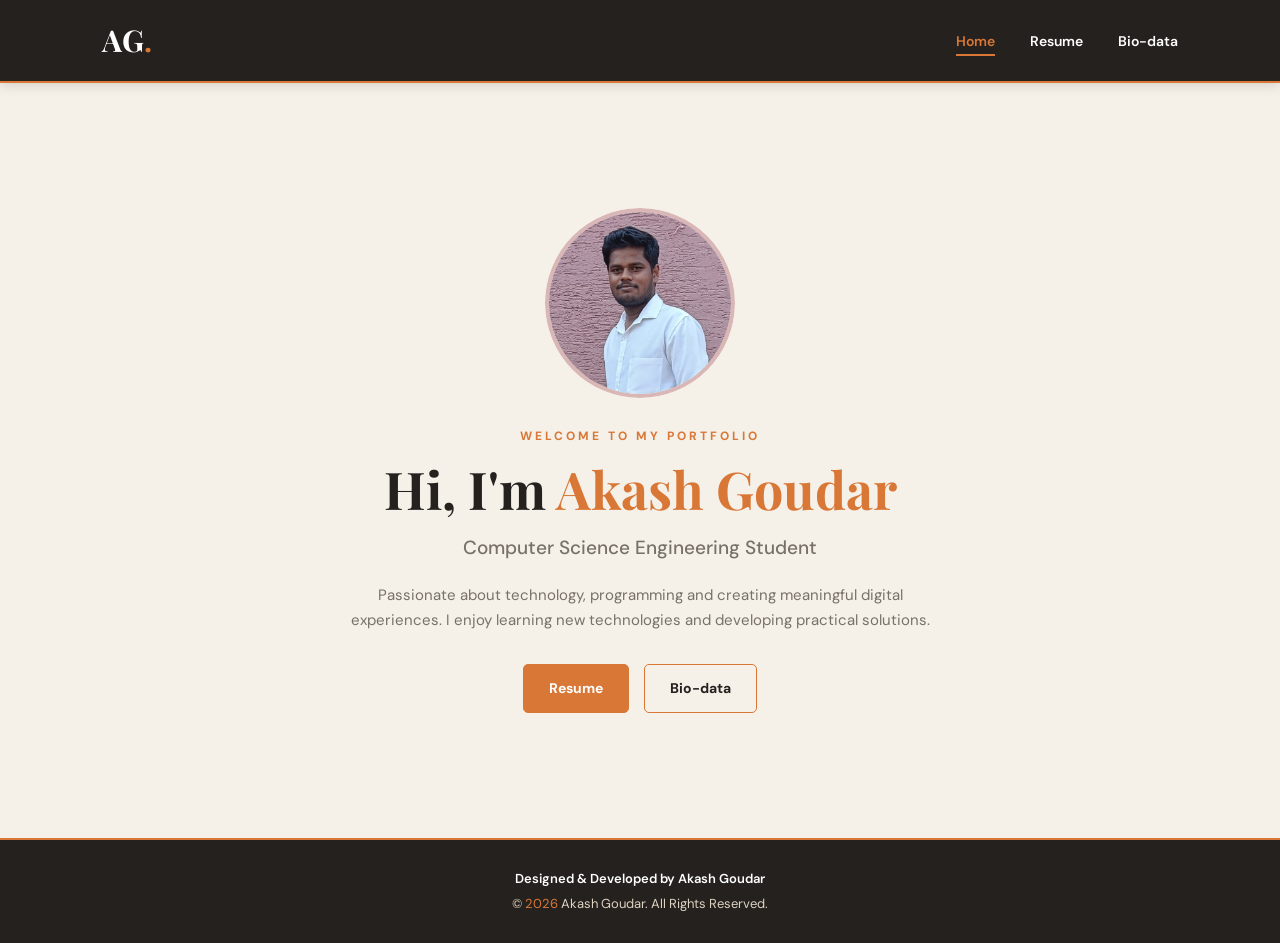
<file: index.html>
<!DOCTYPE html>
<html lang="en">
<head>
    <meta charset="UTF-8">
    <meta name="viewport" content="width=device-width, initial-scale=1.0">
    <meta name="description" content="Personal portfolio of Akash Goudar, Computer Science Engineering student.">
    <title>Akash Goudar | Portfolio</title>
    <link rel="stylesheet" href="style.css">
</head>
<body>

    <!-- NAVIGATION -->
    <nav class="navbar">

        <a href="index.html" class="logo">AG<span>.</span></a>

        <button class="menu-toggle" id="menuToggle"
                aria-label="Toggle navigation"
                aria-expanded="false">
            ☰
        </button>

        <ul class="nav-links" id="navLinks">
            <li><a href="index.html" class="active">Home</a></li>
            <li><a href="resume.html">Resume</a></li>
            <li><a href="biodata.html">Bio-data</a></li>
        </ul>

    </nav>

    <!-- HOME CONTENT -->
    <main class="home-container">

        <section class="hero">

            <div class="profile-wrapper">
                <img src="Profile.jpg"
                     alt="Akash Goudar"
                     class="profile-image">
            </div>

            <p class="eyebrow">WELCOME TO MY PORTFOLIO</p>

            <h1>
                Hi, I'm <span>Akash Goudar</span>
            </h1>

            <h2>Computer Science Engineering Student</h2>

            <p class="hero-description">
                Passionate about technology, programming and creating
                meaningful digital experiences. I enjoy learning new
                technologies and developing practical solutions.
            </p>

            <div class="hero-buttons">

                <a href="resume.html" class="btn btn-primary">
                    Resume
                </a>

                <a href="biodata.html" class="btn btn-outline">
                  Bio-data
                </a>

            </div>

        </section>

    </main>

    <!-- FOOTER -->
    <footer class="footer">

        <p>Designed & Developed by Akash Goudar</p>

        <p>
            © <span id="year"></span> Akash Goudar.
            All Rights Reserved.
        </p>

    </footer>

    <script src="script.js"></script>

</body>
</html>
</file>
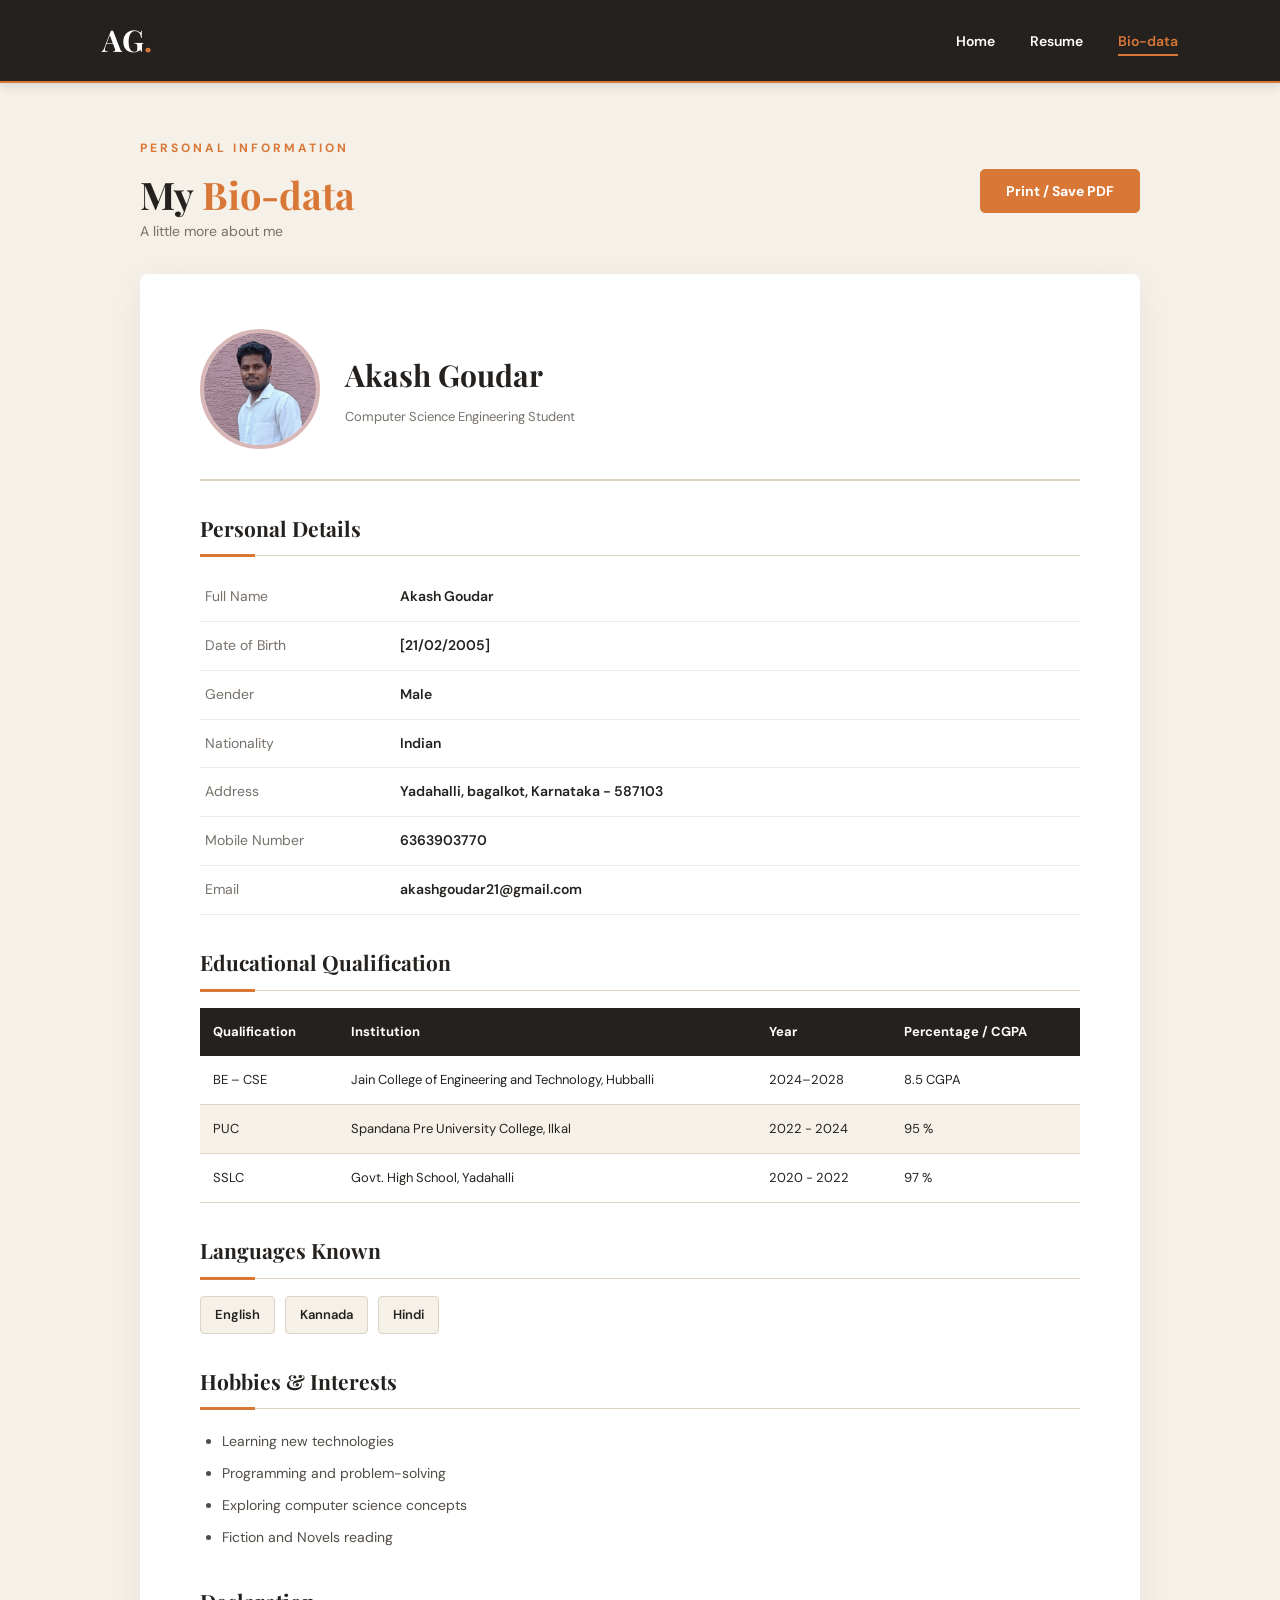
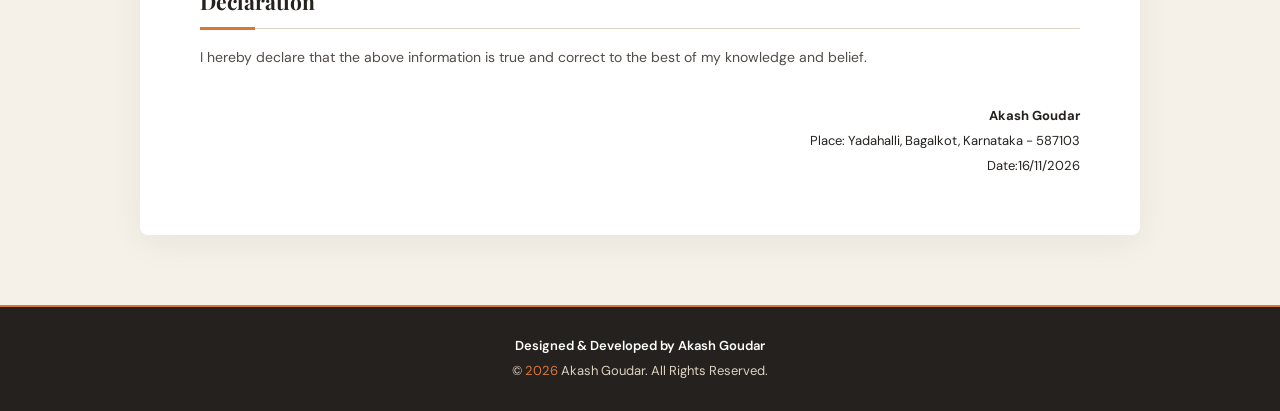
<file: biodata.html>
<!DOCTYPE html>
<html lang="en">
<head>
    <meta charset="UTF-8">
    <meta name="viewport" content="width=device-width, initial-scale=1.0">
    <meta name="description" content="Personal bio-data of Akash Goudar.">
    <title>Bio-data | Akash Goudar</title>
    <link rel="stylesheet" href="style.css">
</head>
<body>

    <!-- NAVIGATION -->
    <nav class="navbar">

        <a href="index.html" class="logo">AG<span>.</span></a>

        <button class="menu-toggle" id="menuToggle"
                aria-label="Toggle navigation"
                aria-expanded="false">
            ☰
        </button>

        <ul class="nav-links" id="navLinks">
            <li><a href="index.html">Home</a></li>
            <li><a href="resume.html">Resume</a></li>
            <li><a href="biodata.html" class="active">Bio-data</a></li>
        </ul>

    </nav>

    <!-- BIODATA CONTENT -->
    <main class="document-container">

        <div class="document-heading">

            <div>

                <p class="eyebrow">PERSONAL INFORMATION</p>

                <h1>My <span>Bio-data</span></h1>

                <p class="document-subtitle">
                    A little more about me
                </p>

            </div>

            <button class="btn btn-primary"
                    onclick="window.print()">
                Print / Save PDF
            </button>

        </div>

        <div class="biodata-sheet">

            <!-- PROFILE INFORMATION -->
            <div class="biodata-top">

                <img src="Profile.jpg"
                     alt="Akash Goudar"
                     class="biodata-image">

                <div>

                    <h2>Akash Goudar</h2>

                    <p class="muted">
                        Computer Science Engineering Student
                    </p>

                </div>

            </div>

            <!-- PERSONAL DETAILS -->
            <section class="resume-section">

                <h3>Personal Details</h3>

                <div class="info-table">

                    <div class="info-row">
                        <span>Full Name</span>
                        <strong>Akash Goudar</strong>
                    </div>

                    <div class="info-row">
                        <span>Date of Birth</span>
                        <strong>[21/02/2005]</strong>
                    </div>

                    <div class="info-row">
                        <span>Gender</span>
                        <strong>Male</strong>
                    </div>

                    <div class="info-row">
                        <span>Nationality</span>
                        <strong>Indian</strong>
                    </div>

                    <div class="info-row">
                        <span>Address</span>
                        <strong>Yadahalli, bagalkot, Karnataka - 587103</strong>
                    </div>

                    <div class="info-row">
                        <span>Mobile Number</span>
                        <strong>6363903770</strong>
                    </div>

                    <div class="info-row">
                        <span>Email</span>
                        <strong>akashgoudar21@gmail.com</strong>
                    </div>

                </div>

            </section>

            <!-- EDUCATION -->
            <section class="resume-section">

                <h3>Educational Qualification</h3>

                <div class="table-wrapper">

                    <table class="education-table">

                        <thead>

                            <tr>
                                <th>Qualification</th>
                                <th>Institution</th>
                                <th>Year</th>
                                <th>Percentage / CGPA</th>
                            </tr>

                        </thead>

                        <tbody>

                            <tr>
                                <td>BE – CSE</td>
                                <td>Jain College of Engineering and Technology, Hubballi</td>
                                <td>2024–2028</td>
                                <td>8.5 CGPA</td>
                            </tr>

                            <tr>
                                <td>PUC</td>
                                <td>Spandana Pre University College, Ilkal</td>
                                <td>2022 - 2024</td>
                                <td>95 %</td>
                            </tr>

                            <tr>
                                <td>SSLC</td>
                                <td>Govt. High School, Yadahalli</td>
                                <td>2020 - 2022</td>
                                <td>97 %</td>
                            </tr>

                        </tbody>

                    </table>

                </div>

            </section>

            <!-- LANGUAGES -->
            <section class="resume-section">

                <h3>Languages Known</h3>

                <div class="skill-list">

                    <span>English</span>
                    <span>Kannada</span>
                    <span>Hindi</span>

                </div>

            </section>

            <!-- HOBBIES -->
            <section class="resume-section">

                <h3>Hobbies & Interests</h3>

                <ul class="detail-list">

                    <li>Learning new technologies</li>

                    <li>Programming and problem-solving</li>

                    <li>Exploring computer science concepts</li>

                    <li>Fiction and Novels reading</li>

                </ul>

            </section>

            <!-- DECLARATION -->
            <section class="resume-section">

                <h3>Declaration</h3>

                <p>
                    I hereby declare that the above information is true
                    and correct to the best of my knowledge and belief.
                </p>

            </section>

            <!-- SIGNATURE -->
            <div class="signature">

                <p><strong>Akash Goudar</strong></p>

                <p>Place: Yadahalli, Bagalkot, Karnataka - 587103</p>

                <p>Date:16/11/2026</p>

            </div>

        </div>

    </main>

    <!-- FOOTER -->
    <footer class="footer">

        <p>Designed & Developed by Akash Goudar</p>

        <p>
            © <span id="year"></span> Akash Goudar.
            All Rights Reserved.
        </p>

    </footer>

    <script src="script.js"></script>

</body>
</html>
</file>
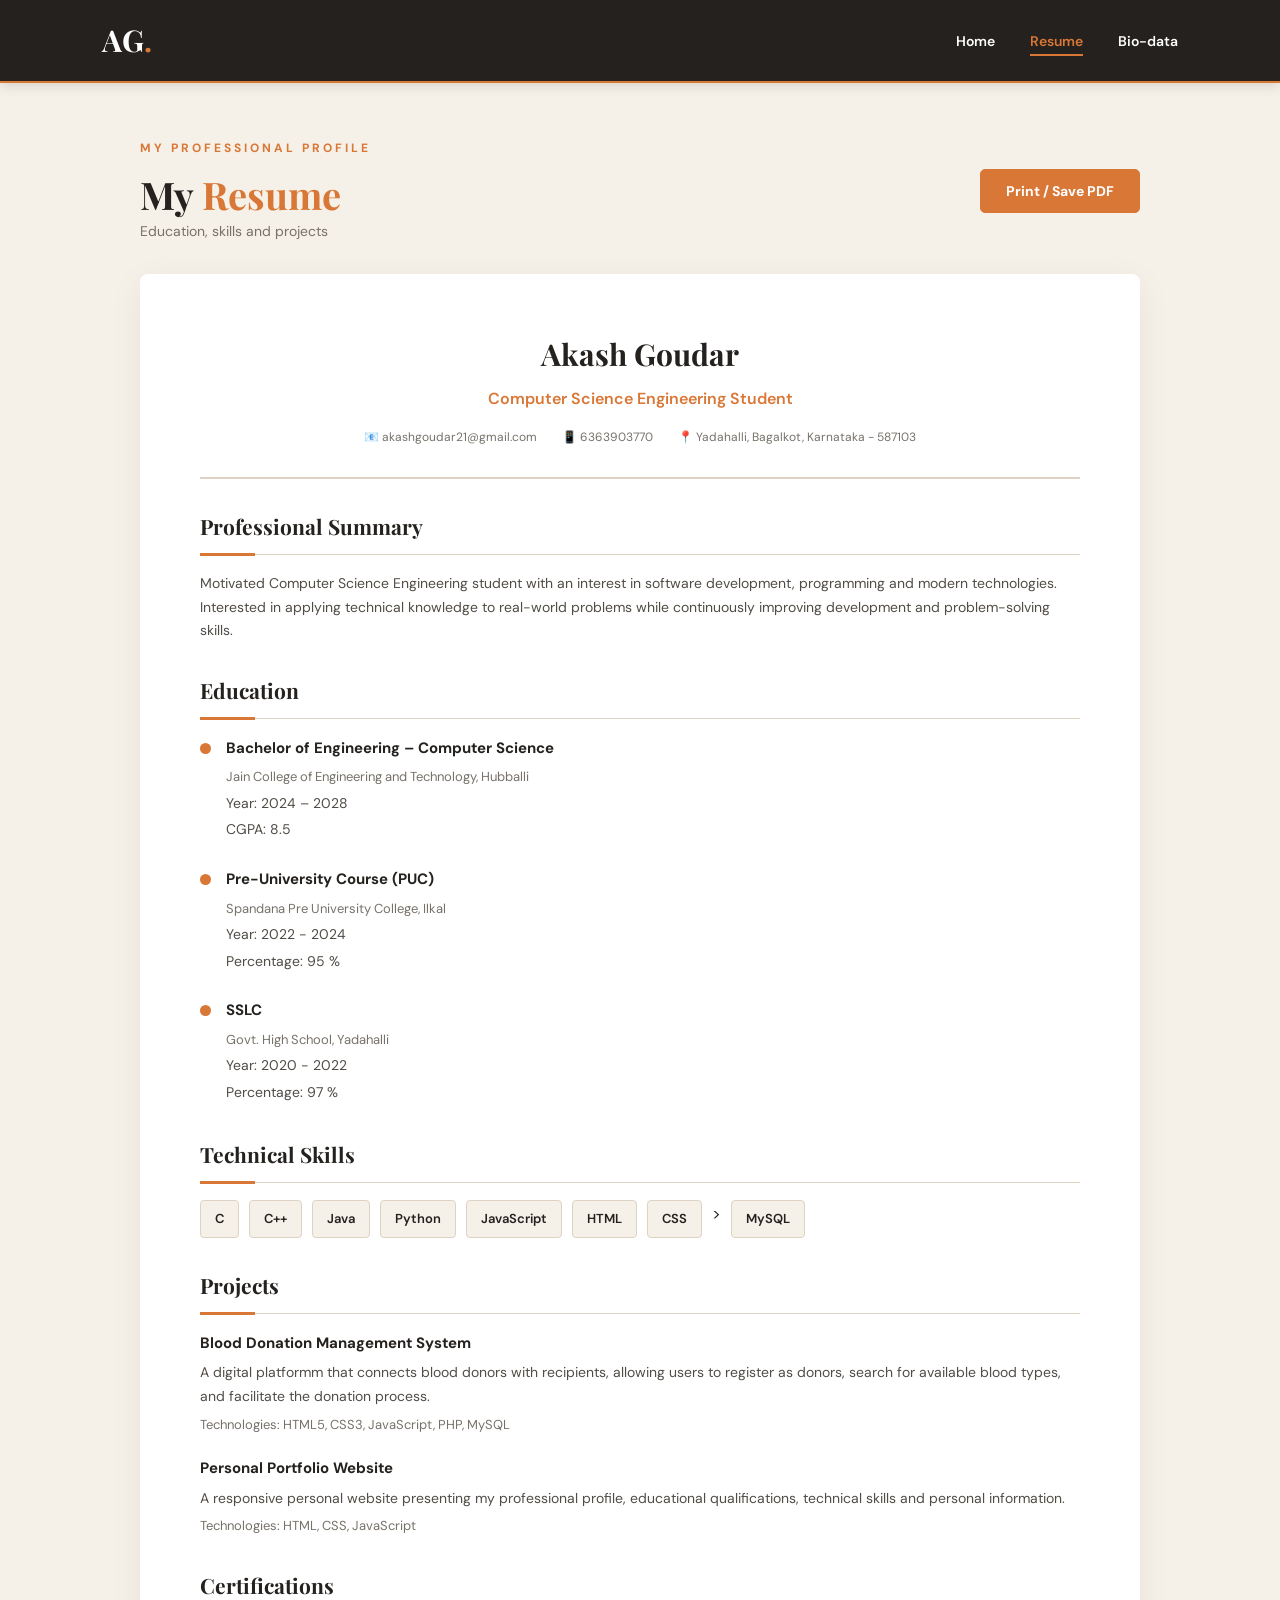
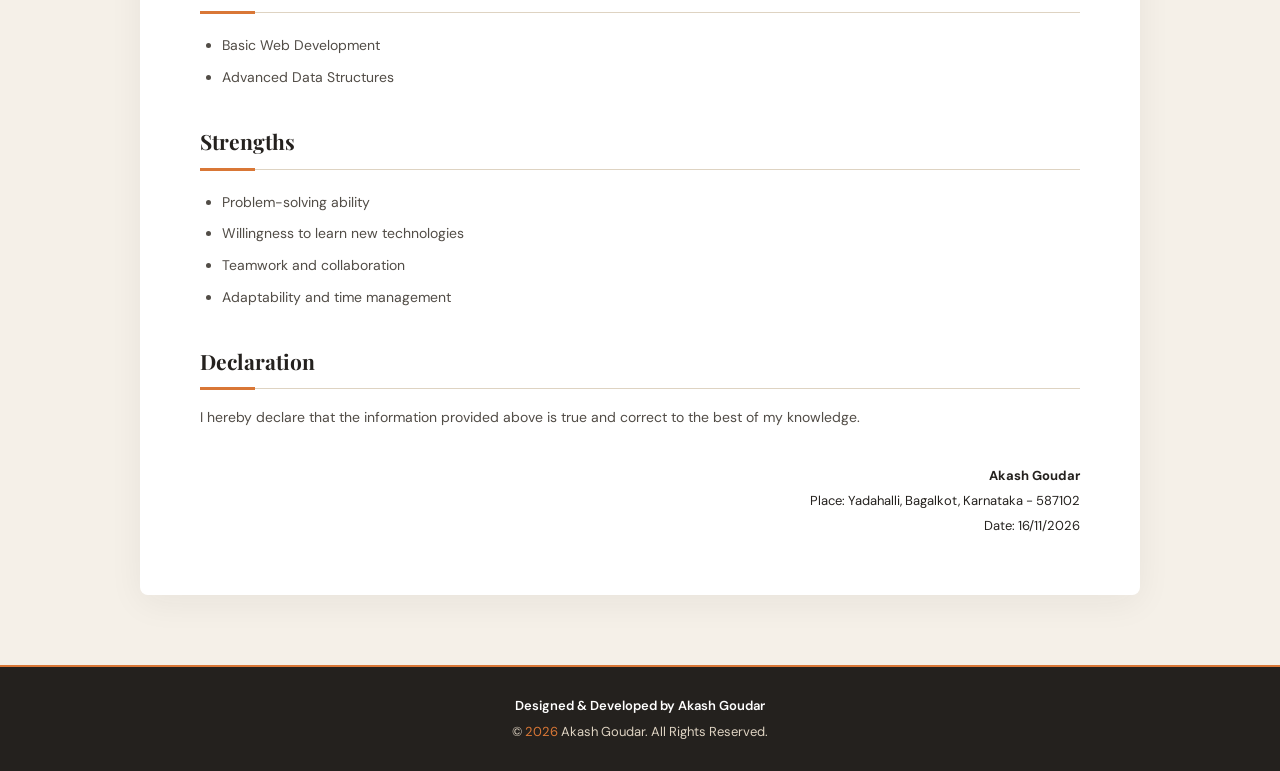
<file: resume.html>
<!DOCTYPE html>
<html lang="en">
<head>
    <meta charset="UTF-8">
    <meta name="viewport" content="width=device-width, initial-scale=1.0">
    <meta name="description" content="Resume of Akash Goudar, Computer Science Engineering student.">
    <title>Resume | Akash Goudar</title>
    <link rel="stylesheet" href="style.css">
</head>
<body>

    <!-- NAVIGATION -->
    <nav class="navbar">

        <a href="index.html" class="logo">AG<span>.</span></a>

        <button class="menu-toggle" id="menuToggle"
                aria-label="Toggle navigation"
                aria-expanded="false">
            ☰
        </button>

        <ul class="nav-links" id="navLinks">
            <li><a href="index.html">Home</a></li>
            <li><a href="resume.html" class="active">Resume</a></li>
            <li><a href="biodata.html">Bio-data</a></li>
        </ul>

    </nav>

    <!-- RESUME CONTENT -->
    <main class="document-container">

        <div class="document-heading">

            <div>
                <p class="eyebrow">MY PROFESSIONAL PROFILE</p>

                <h1>My <span>Resume</span></h1>

                <p class="document-subtitle">
                    Education, skills and projects
                </p>
            </div>

            <button class="btn btn-primary"
                    onclick="window.print()">
                Print / Save PDF
            </button>

        </div>

        <div class="resume-sheet">

            <!-- PERSONAL HEADER -->
            <header class="resume-header">

                <h2>Akash Goudar</h2>

                <p>Computer Science Engineering Student</p>

                <div class="contact-line">

                    <span>📧 akashgoudar21@gmail.com</span>

                    <span>📱 6363903770</span>

                    <span>📍 Yadahalli, Bagalkot, Karnataka - 587103</span>

                </div>

            </header>

            <!-- PROFESSIONAL SUMMARY -->
            <section class="resume-section">

                <h3>Professional Summary</h3>

                <p>
                    Motivated Computer Science Engineering student with
                    an interest in software development, programming and
                    modern technologies. Interested in applying technical
                    knowledge to real-world problems while continuously
                    improving development and problem-solving skills.
                </p>

            </section>

            <!-- EDUCATION -->
            <section class="resume-section">

                <h3>Education</h3>

                <div class="timeline-item">

                    <div class="timeline-dot"></div>

                    <div>
                        <h4>Bachelor of Engineering – Computer Science</h4>

                        <p class="muted">Jain College of Engineering and Technology, Hubballi</p>

                        <p>Year: 2024 – 2028</p>

                        <p>CGPA: 8.5</p>
                    </div>

                </div>

                <div class="timeline-item">

                    <div class="timeline-dot"></div>

                    <div>
                        <h4>Pre-University Course (PUC)</h4>

                        <p class="muted">Spandana Pre University College, Ilkal</p>

                        <p>Year: 2022 - 2024</p>

                        <p>Percentage: 95 %</p>
                    </div>

                </div>

                <div class="timeline-item">

                    <div class="timeline-dot"></div>

                    <div>
                        <h4>SSLC</h4>

                        <p class="muted">Govt. High School, Yadahalli</p>

                        <p>Year: 2020 - 2022</p>

                        <p>Percentage: 97 %</p>
                    </div>

                </div>

            </section>

            <!-- TECHNICAL SKILLS -->
            <section class="resume-section">

                <h3>Technical Skills</h3>

                <div class="skill-list">

                    <span>C</span>
                    <span>C++</span>
                    <span>Java</span>
                    <span>Python</span>
                    <span>JavaScript</span>
                    <span>HTML</span>
                    <span>CSS</span>>
                    <span>MySQL</span>

                </div>

            </section>

            <!-- PROJECTS -->
            <section class="resume-section">

                <h3>Projects</h3>

                <div class="project-item">

                    <h4>
                        Blood Donation Management System
                    </h4>

                    <p>
                       A digital platformm that connects blood donors with recipients, allowing users to register as donors, search for available blood types, and facilitate the donation process. 
                    </p>

                    <p class="muted">
                        Technologies: HTML5, CSS3, JavaScript, PHP, MySQL
                    </p>

                </div>

                <div class="project-item">

                    <h4>Personal Portfolio Website</h4>

                    <p>
                        A responsive personal website presenting my
                        professional profile, educational qualifications,
                        technical skills and personal information.
                    </p>

                    <p class="muted">
                        Technologies: HTML, CSS, JavaScript
                    </p>

                </div>

            </section>

            <!-- CERTIFICATIONS -->
            <section class="resume-section">

                <h3>Certifications</h3>

                <ul class="detail-list">

                    <li>Basic Web Development</li>

                    <li>Advanced Data Structures</li>

                </ul>

            </section>

            <!-- STRENGTHS -->
            <section class="resume-section">

                <h3>Strengths</h3>

                <ul class="detail-list">

                    <li>Problem-solving ability</li>

                    <li>Willingness to learn new technologies</li>

                    <li>Teamwork and collaboration</li>

                    <li>Adaptability and time management</li>

                </ul>

            </section>

            <!-- DECLARATION -->
            <section class="resume-section">

                <h3>Declaration</h3>

                <p>
                    I hereby declare that the information provided above
                    is true and correct to the best of my knowledge.
                </p>

            </section>

            <!-- SIGNATURE -->
            <div class="signature">

                <p><strong>Akash Goudar</strong></p>

                <p>Place: Yadahalli, Bagalkot, Karnataka - 587102</p>

                <p>Date: 16/11/2026</p>

            </div>

        </div>

    </main>

    <!-- FOOTER -->
    <footer class="footer">

        <p>Designed & Developed by Akash Goudar</p>

        <p>
            © <span id="year"></span> Akash Goudar.
            All Rights Reserved.
        </p>

    </footer>

    <script src="script.js"></script>

</body>
</html>
</file>
<file: style.css>
/* =====================================
   1. GENERAL STYLING
===================================== */

@import url('https://fonts.googleapis.com/css2?family=DM+Sans:wght@400;500;600;700&family=Playfair+Display:wght@500;600;700&display=swap');

:root {
    --cream: #F5F0E8;
    --orange: #D97736;
    --charcoal: #24211E;
    --white: #FFFFFF;
    --terracotta: #B94B3B;
    --beige: #DED3C2;
    --dusty-rose: #D9B7B7;
    --muted: #77716A;
}

* {
    margin: 0;
    padding: 0;
    box-sizing: border-box;
}

html {
    scroll-behavior: smooth;
}

body {
    background: var(--cream);
    color: var(--charcoal);
    font-family: 'DM Sans', sans-serif;
    line-height: 1.7;
}

a {
    text-decoration: none;
    color: inherit;
}

button {
    font-family: inherit;
}

/* =====================================
   2. NAVIGATION - CONTRAST HEADER
===================================== */

.navbar {
    width: 100%;
    min-height: 76px;
    padding: 15px 8%;
    display: flex;
    justify-content: space-between;
    align-items: center;
    background: var(--charcoal);
    border-bottom: 2px solid var(--orange);
    position: sticky;
    top: 0;
    z-index: 100;
    box-shadow: 0 3px 12px rgba(0, 0, 0, 0.12);
}

.logo {
    font-family: 'Playfair Display', serif;
    font-size: 30px;
    font-weight: 700;
    color: var(--white);
}

.logo span {
    color: var(--orange);
}

.nav-links {
    display: flex;
    align-items: center;
    gap: 35px;
    list-style: none;
}

.nav-links a {
    font-size: 14px;
    font-weight: 600;
    color: var(--white);
    transition: color 0.3s ease;
    position: relative;
}

.nav-links a:hover,
.nav-links a.active {
    color: var(--orange);
}

.nav-links a::after {
    content: '';
    position: absolute;
    left: 0;
    bottom: -6px;
    width: 0;
    height: 2px;
    background: var(--orange);
    transition: width 0.3s ease;
}

.nav-links a:hover::after,
.nav-links a.active::after {
    width: 100%;
}

.menu-toggle {
    display: none;
    background: none;
    border: none;
    font-size: 26px;
    cursor: pointer;
    color: var(--white);
}

/* =====================================
   3. HOME PAGE
===================================== */

.home-container {
    min-height: calc(100vh - 145px);
    display: flex;
    align-items: center;
    justify-content: center;
    padding: 55px 20px;
}

.hero {
    max-width: 750px;
    text-align: center;
    animation: fadeUp 0.8s ease both;
}

.profile-wrapper {
    width: 190px;
    height: 190px;
    margin: 0 auto 28px;
    border-radius: 50%;
    overflow: hidden;
}

.profile-image {
    width: 100%;
    height: 100%;
    border: 4px solid var(--dusty-rose);
    border-radius: 50%;
    object-fit: cover;
    object-position: center;
    display: block;
    transition: transform 0.4s ease;
}

.profile-wrapper:hover .profile-image {
    transform: scale(1.04);
}

.eyebrow {
    color: var(--orange);
    font-size: 12px;
    font-weight: 700;
    letter-spacing: 3px;
    margin-bottom: 12px;
}

.hero h1 {
    font-family: 'Playfair Display', serif;
    font-size: clamp(34px, 6vw, 52px);
    line-height: 1.2;
    margin-bottom: 12px;
}

.hero h1 span,
.document-heading h1 span {
    color: var(--orange);
}

.hero h2 {
    font-size: 19px;
    font-weight: 500;
    color: var(--muted);
    margin-bottom: 18px;
}

.hero-description {
    max-width: 580px;
    margin: 0 auto;
    color: var(--muted);
    font-size: 15px;
}

.hero-buttons {
    display: flex;
    justify-content: center;
    gap: 15px;
    margin-top: 30px;
}

/* =====================================
   4. BUTTONS
===================================== */

.btn {
    display: inline-flex;
    justify-content: center;
    align-items: center;
    padding: 12px 25px;
    border-radius: 5px;
    font-size: 14px;
    font-weight: 700;
    border: 1.5px solid var(--orange);
    cursor: pointer;
    transition: all 0.3s ease;
}

.btn-primary {
    background: var(--orange);
    color: var(--white);
}

.btn-primary:hover {
    background: var(--terracotta);
    border-color: var(--terracotta);
    transform: translateY(-2px);
}

.btn-outline {
    background: transparent;
    color: var(--charcoal);
}

.btn-outline:hover {
    background: var(--charcoal);
    color: var(--white);
    border-color: var(--charcoal);
    transform: translateY(-2px);
}

/* =====================================
   5. FOOTER - CONTRAST DESIGN
===================================== */

.footer {
    width: 100%;
    background: var(--charcoal);
    color: var(--white);
    padding: 25px 8%;
    text-align: center;
    border-top: 2px solid var(--orange);
}

.footer p {
    font-size: 13px;
    color: var(--beige);
    margin: 3px 0;
}

.footer p:first-child {
    font-weight: 600;
    color: var(--white);
}

.footer span {
    color: var(--orange);
}

/* =====================================
   6. DOCUMENT PAGES
===================================== */

.document-container {
    max-width: 1050px;
    margin: auto;
    padding: 55px 25px 70px;
    animation: fadeUp 0.7s ease both;
}

.document-heading {
    display: flex;
    justify-content: space-between;
    align-items: center;
    gap: 20px;
    margin-bottom: 30px;
}

.document-heading h1 {
    font-family: 'Playfair Display', serif;
    font-size: 38px;
    line-height: 1.3;
}

.document-subtitle {
    color: var(--muted);
    font-size: 14px;
}

.resume-sheet,
.biodata-sheet {
    background: var(--white);
    padding: 55px 60px;
    border-radius: 8px;
    box-shadow: 0 8px 35px rgba(36, 33, 30, 0.06);
}

/* =====================================
   7. RESUME HEADER
===================================== */

.resume-header {
    text-align: center;
    padding-bottom: 30px;
    border-bottom: 2px solid var(--beige);
    margin-bottom: 30px;
}

.resume-header h2,
.biodata-top h2 {
    font-family: 'Playfair Display', serif;
    font-size: 30px;
    margin-bottom: 5px;
}

.resume-header > p {
    color: var(--orange);
    font-weight: 600;
    margin-bottom: 15px;
}

.contact-line {
    display: flex;
    justify-content: center;
    flex-wrap: wrap;
    gap: 12px 25px;
    font-size: 12px;
    color: var(--muted);
}

/* =====================================
   8. RESUME SECTIONS
===================================== */

.resume-section {
    margin-bottom: 30px;
}

.resume-section h3 {
    font-family: 'Playfair Display', serif;
    font-size: 21px;
    color: var(--charcoal);
    padding-bottom: 9px;
    border-bottom: 1px solid var(--beige);
    margin-bottom: 17px;
    position: relative;
}

.resume-section h3::after {
    content: '';
    display: block;
    width: 55px;
    height: 3px;
    background: var(--orange);
    position: absolute;
    bottom: -2px;
    left: 0;
}

.resume-section p {
    font-size: 14px;
    color: #514C46;
}

.muted {
    color: var(--muted) !important;
    font-size: 13px !important;
}

/* =====================================
   9. EDUCATION TIMELINE
===================================== */

.timeline-item {
    display: flex;
    gap: 15px;
    margin-bottom: 22px;
    position: relative;
}

.timeline-dot {
    width: 11px;
    height: 11px;
    background: var(--orange);
    border-radius: 50%;
    flex-shrink: 0;
    margin-top: 7px;
}

.timeline-item h4,
.project-item h4 {
    font-size: 15px;
    margin-bottom: 5px;
}

.timeline-item p {
    margin-bottom: 3px;
}

/* =====================================
   10. SKILLS
===================================== */

.skill-list {
    display: flex;
    flex-wrap: wrap;
    gap: 10px;
}

.skill-list span {
    padding: 7px 14px;
    background: var(--cream);
    border: 1px solid var(--beige);
    color: var(--charcoal);
    border-radius: 4px;
    font-size: 13px;
    font-weight: 600;
    transition: all 0.25s ease;
}

.skill-list span:hover {
    background: var(--orange);
    color: var(--white);
    border-color: var(--orange);
    transform: translateY(-2px);
}

/* =====================================
   11. PROJECTS AND DETAILS
===================================== */

.project-item {
    margin-bottom: 20px;
}

.project-item p {
    margin-bottom: 5px;
}

.detail-list {
    padding-left: 22px;
}

.detail-list li {
    padding: 4px 0;
    font-size: 14px;
    color: #514C46;
}

/* =====================================
   12. SIGNATURE
===================================== */

.signature {
    margin-top: 35px;
    text-align: right;
}

.signature p {
    font-size: 13px;
    margin-bottom: 3px;
}

/* =====================================
   13. BIODATA PAGE
===================================== */

.biodata-top {
    display: flex;
    align-items: center;
    gap: 25px;
    padding-bottom: 30px;
    border-bottom: 2px solid var(--beige);
    margin-bottom: 30px;
}

.biodata-image {
    width: 120px;
    height: 120px;
    object-fit: cover;
    object-position: center;
    border-radius: 50%;
    border: 4px solid var(--dusty-rose);
}

.info-table {
    display: flex;
    flex-direction: column;
}

.info-row {
    display: grid;
    grid-template-columns: 180px 1fr;
    gap: 15px;
    padding: 12px 5px;
    border-bottom: 1px solid #EEE9E2;
    font-size: 14px;
}

.info-row span {
    color: var(--muted);
}

.info-row strong {
    font-weight: 600;
    overflow-wrap: anywhere;
}

/* =====================================
   14. EDUCATION TABLE
===================================== */

.table-wrapper {
    width: 100%;
    overflow-x: auto;
}

.education-table {
    width: 100%;
    border-collapse: collapse;
    font-size: 13px;
    text-align: left;
}

.education-table th {
    background: var(--charcoal);
    color: var(--white);
    padding: 13px;
}

.education-table td {
    padding: 13px;
    border-bottom: 1px solid var(--beige);
}

.education-table tbody tr:nth-child(even) {
    background: var(--cream);
}

/* =====================================
   15. ANIMATIONS
===================================== */

@keyframes fadeUp {
    from {
        opacity: 0;
        transform: translateY(15px);
    }

    to {
        opacity: 1;
        transform: translateY(0);
    }
}

/* =====================================
   16. RESPONSIVE DESIGN
===================================== */

@media (max-width: 768px) {

    .navbar {
        padding: 13px 6%;
    }

    .menu-toggle {
        display: block;
    }

    .nav-links {
        display: none;
        flex-direction: column;
        align-items: flex-start;
        gap: 20px;
        position: absolute;
        top: 75px;
        left: 0;
        width: 100%;
        padding: 25px 7%;
        background: var(--charcoal);
        border-bottom: 2px solid var(--orange);
    }

    .nav-links.show {
        display: flex;
    }

    .home-container {
        min-height: calc(100vh - 130px);
        padding: 45px 20px;
    }

    .profile-wrapper {
        width: 155px;
        height: 155px;
    }

    .hero h2 {
        font-size: 16px;
    }

    .hero-description {
        font-size: 14px;
    }

    .document-container {
        padding: 35px 15px 50px;
    }

    .document-heading {
        align-items: flex-start;
        flex-direction: column;
    }

    .document-heading h1 {
        font-size: 32px;
    }

    .resume-sheet,
    .biodata-sheet {
        padding: 30px 22px;
    }

    .contact-line {
        flex-direction: column;
        gap: 5px;
    }

    .info-row {
        grid-template-columns: 120px 1fr;
        gap: 10px;
    }

    .footer {
        padding: 22px 6%;
    }
}

@media (max-width: 480px) {

    .hero-buttons {
        flex-direction: column;
        align-items: stretch;
        max-width: 220px;
        margin: 25px auto 0;
    }

    .biodata-top {
        flex-direction: column;
        text-align: center;
    }

    .info-row {
        grid-template-columns: 1fr;
        gap: 3px;
    }

    .resume-sheet,
    .biodata-sheet {
        padding: 25px 17px;
    }
}

/* =====================================
   17. PRINT / SAVE AS PDF
===================================== */

@media print {

    @page {
        size: A4;
        margin: 15mm;
    }

    body {
        background: white;
        color: black;
    }

    .footer,
    .document-heading button {
        display: none !important;
    }

    /* Keep the navigation header visible when printing */
    .navbar {
        display: flex !important;
        position: static;
        background: var(--charcoal) !important;
        border-bottom: 2px solid var(--orange) !important;
        box-shadow: none;
        -webkit-print-color-adjust: exact;
        print-color-adjust: exact;
    }

    .nav-links {
        display: flex !important;
    }

    .menu-toggle {
        display: none !important;
    }

    .document-container {
        max-width: 100%;
        padding: 0;
        margin: 0;
    }

    .resume-sheet,
    .biodata-sheet {
        box-shadow: none;
        border-radius: 0;
        padding: 0;
    }

    .resume-section,
    .timeline-item,
    .project-item {
        break-inside: avoid;
    }

    .skill-list span {
        border: 1px solid #999;
        color: black;
        background: white;
    }

    .education-table th {
        background: #333 !important;
        color: white !important;
        -webkit-print-color-adjust: exact;
        print-color-adjust: exact;
    }

    .profile-image,
    .biodata-image {
        print-color-adjust: exact;
    }
}
</file>
